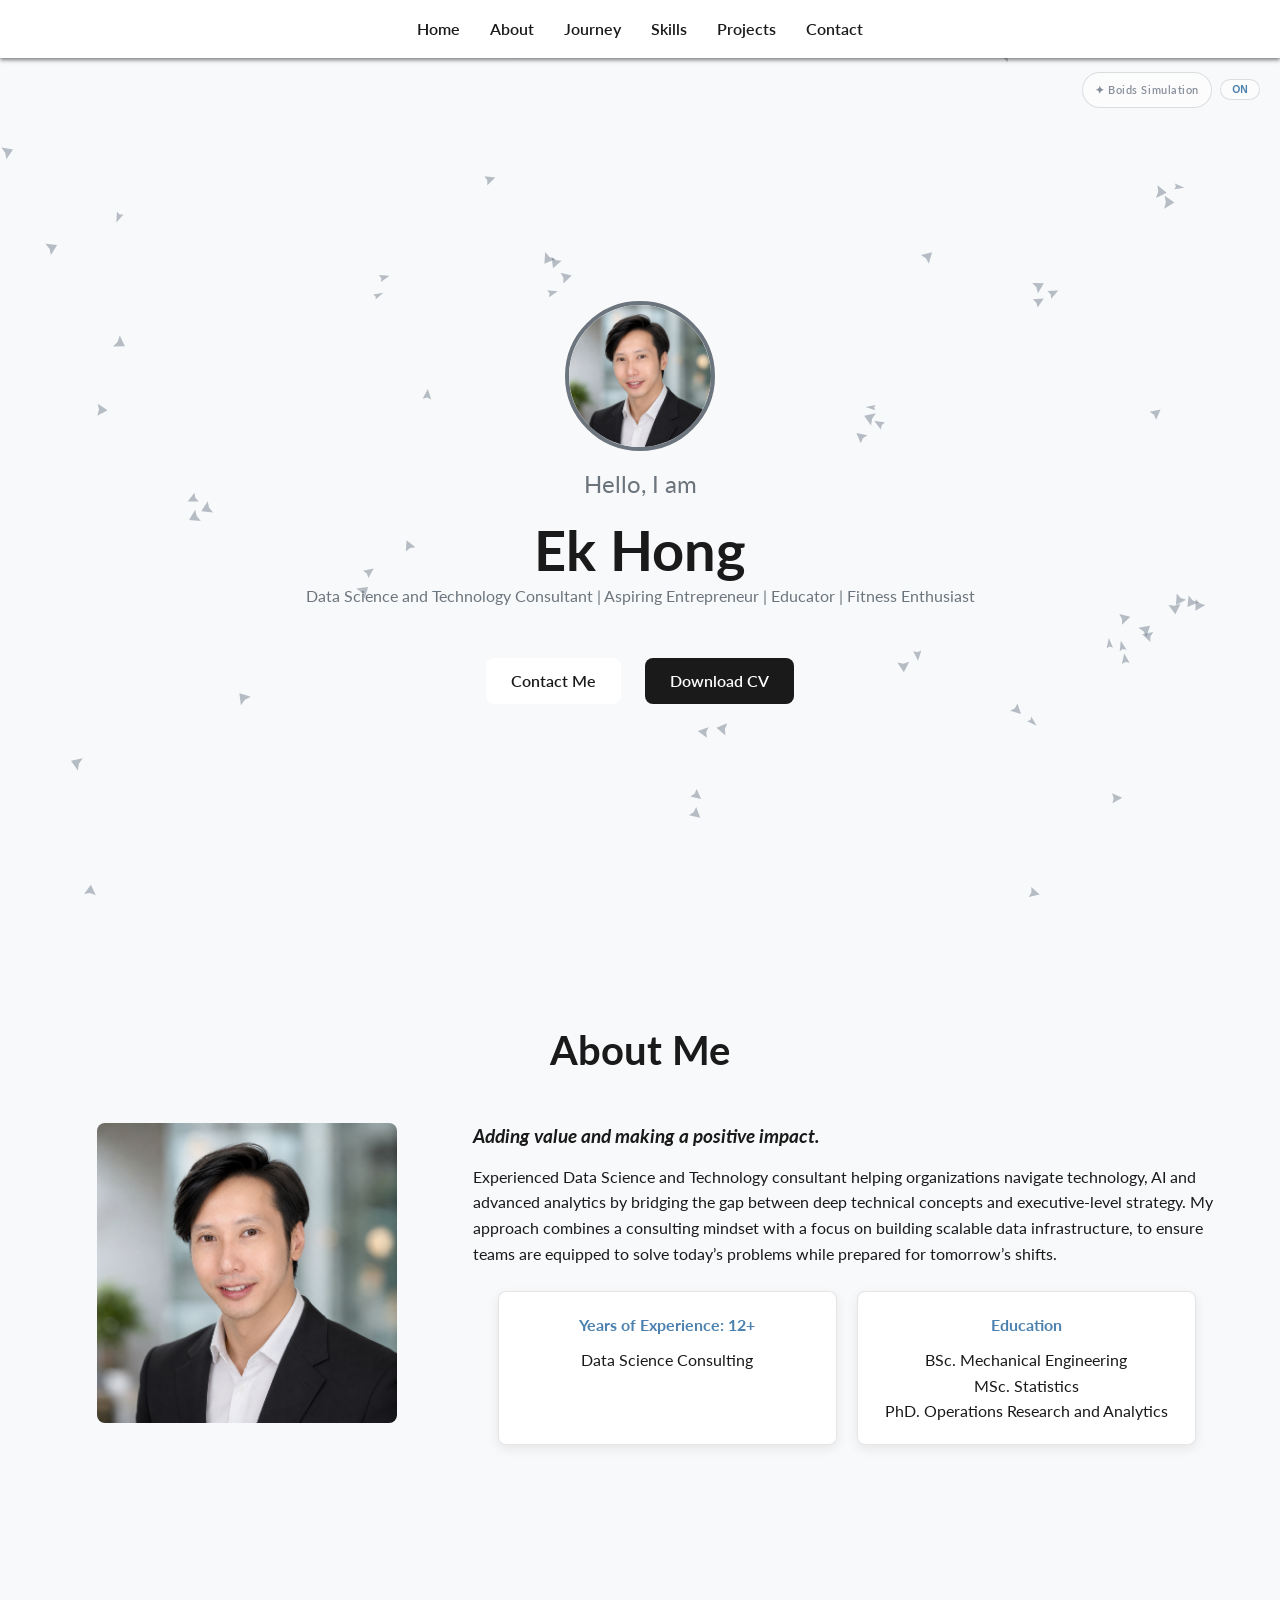
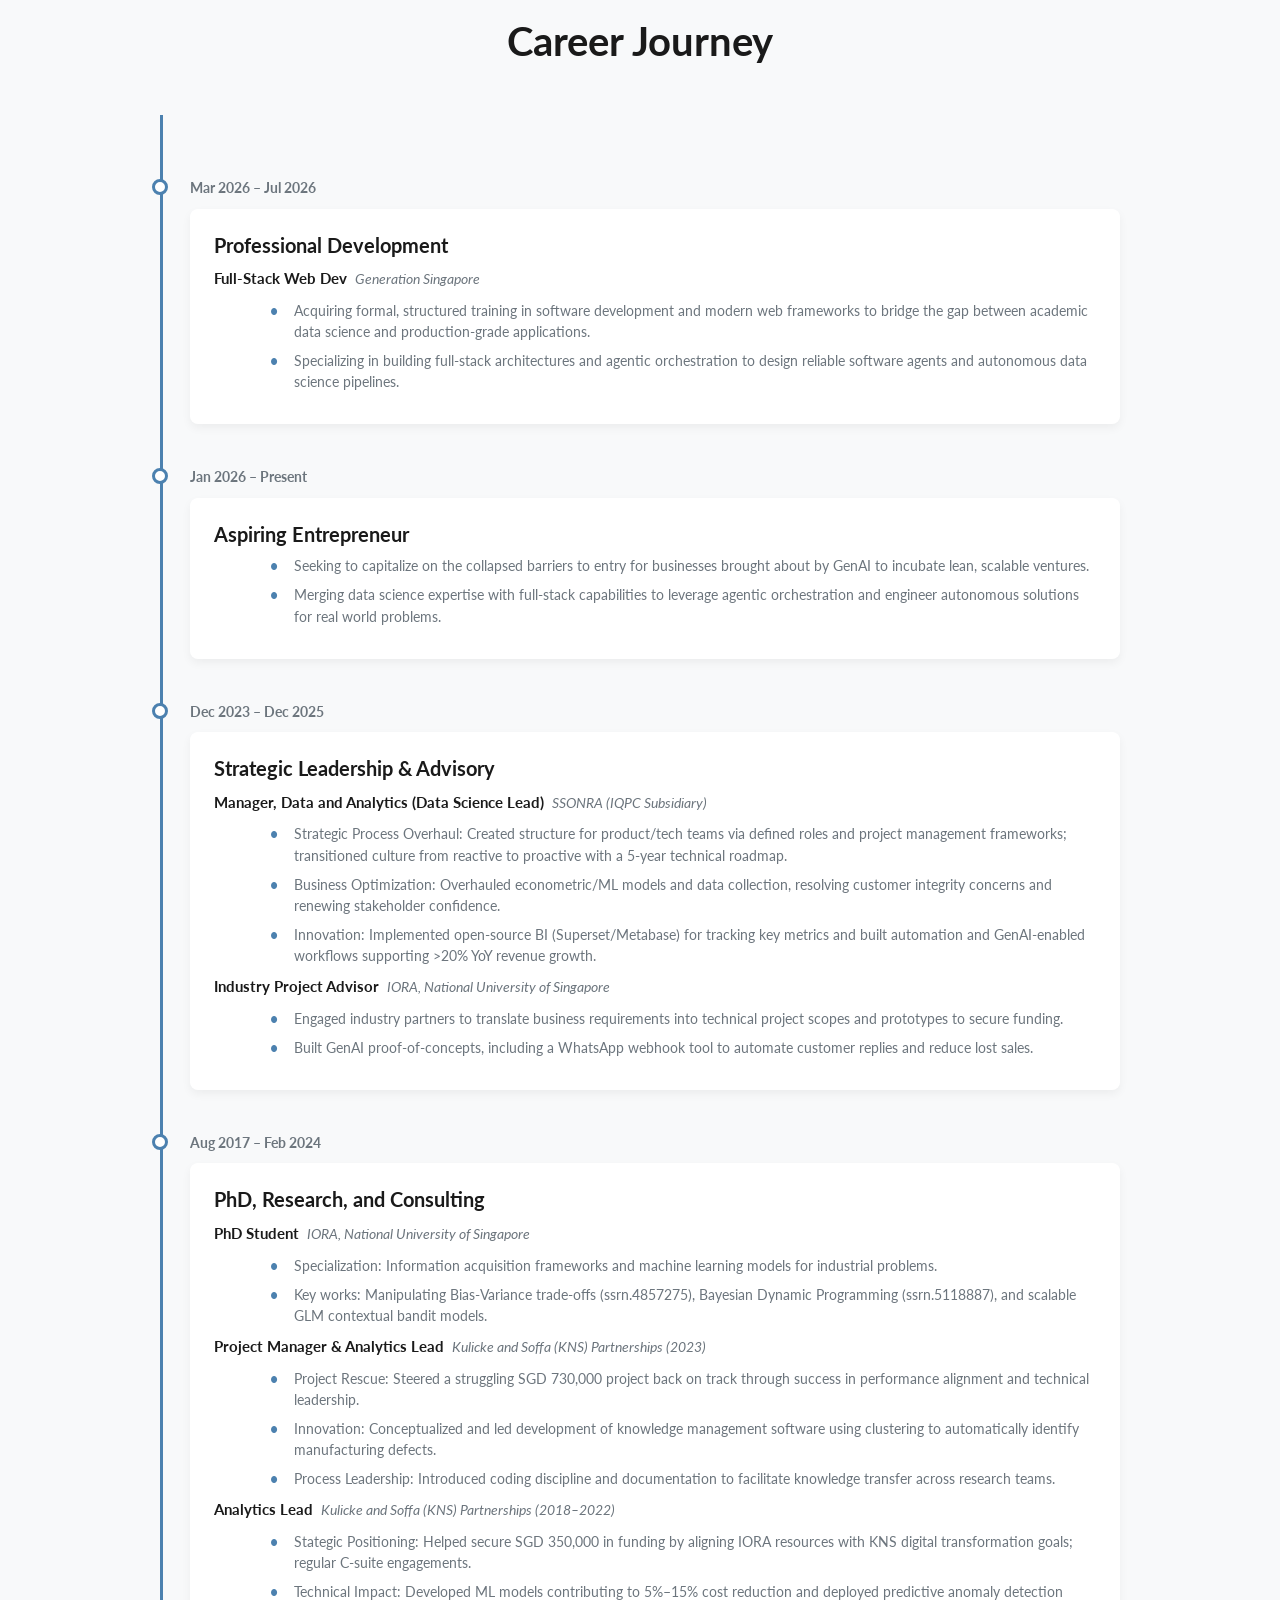
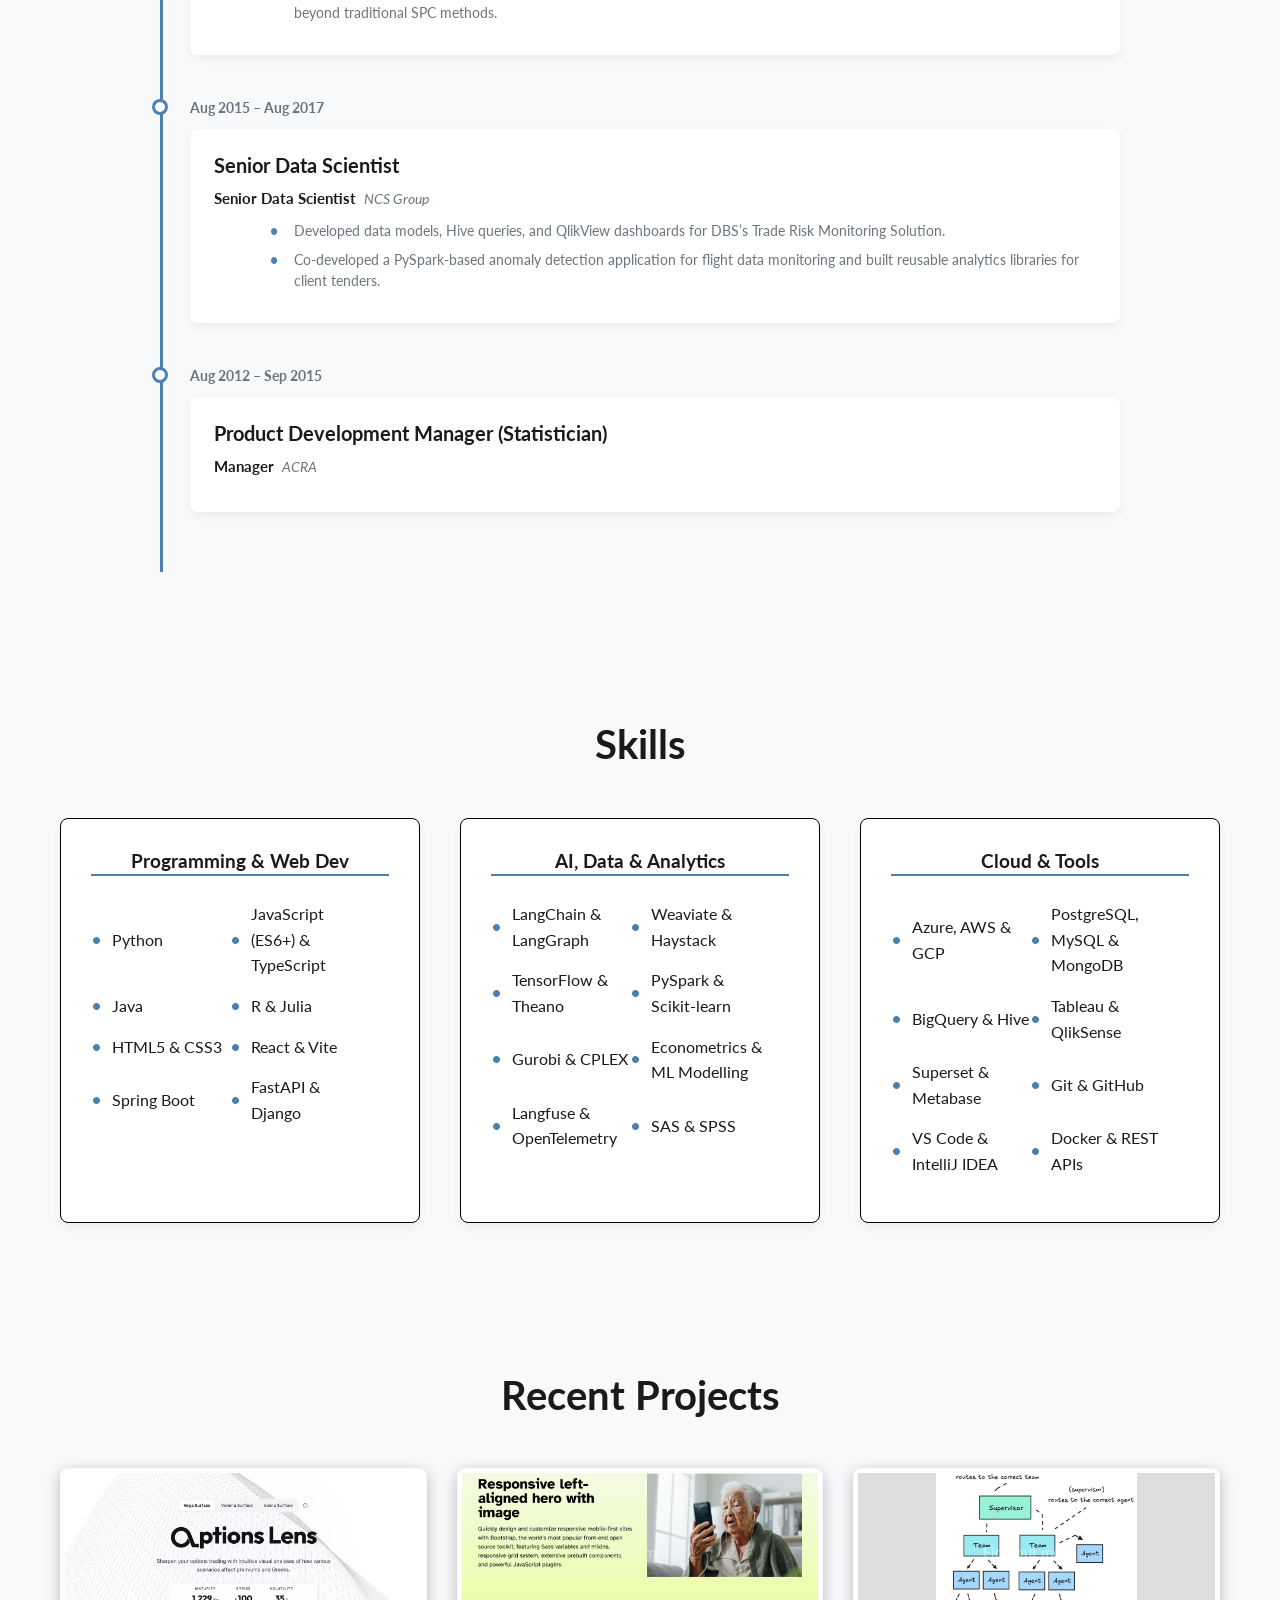
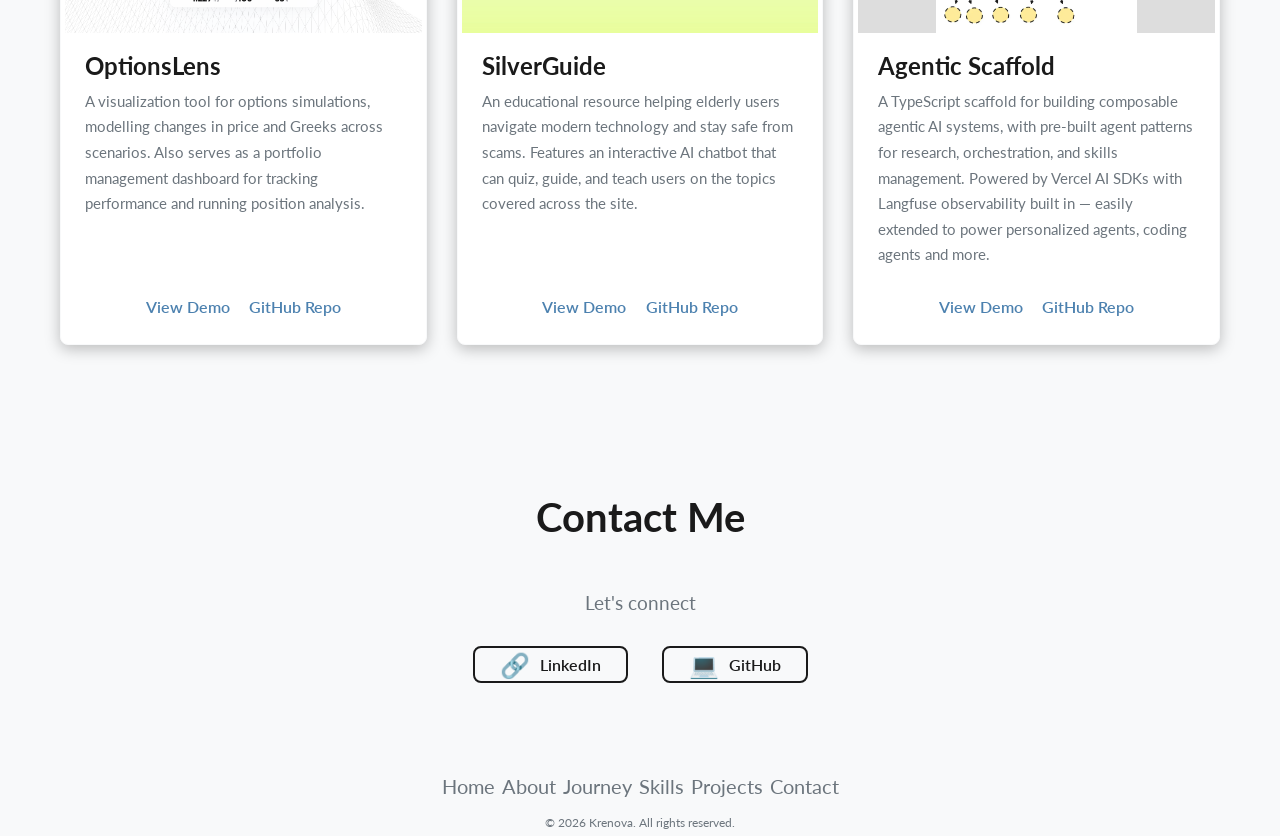
<file: index.html>
<!DOCTYPE html>
<html lang="en">

<head>
  <meta charset="UTF-8" />
  <meta name="viewport" content="width=device-width, initial-scale=1.0" />
  <title>Portfolio | Ek Hong Lim</title>

  <!-- ! Apply fonts imported from Google Fonts -->
  <!-- Insert code here -->
  <link rel="preconnect" href="https://fonts.googleapis.com">
  <link rel="preconnect" href="https://fonts.gstatic.com" crossorigin>
  <link rel="stylesheet" href="https://fonts.googleapis.com/css2?family=Lato:ital,wght@0,100;0,300;0,400;0,700;0,900;1,100;1,300;1,400;1,700;1,900&display=swap">
  
  <!-- Style Source -->
  <link rel="stylesheet" href="./css/styles.css">
  

</head>

<body>
  <canvas id="boids-canvas"></canvas>
  <!-- ! Start of nav (Main Navigation) -->
  <nav>
    <a href="#landing">Home</a>
    <a href="#about">About</a>
    <a href="#timeline">Journey</a>
    <a href="#skills">Skills</a>
    <a href="#projects">Projects</a>
    <a href="#contact">Contact</a>
  </nav>
  <!-- ! End of nav (Main Navigation) -->

  <!-- ! Start of Landing section -->
  <section id="landing" class="section-padding">
    <div class="landing-content">
      <img
        class="profile-pic-large"
        src="./imgs/studio_pic.png"
        alt="Ek Hong Lim"
      >
      <p>Hello, I am</p>
      <h1>Ek Hong</h1>
      <p> Data Science and Technology Consultant | Aspiring Entrepreneur | Educator | Fitness Enthusiast </p>
      <div class="cta-group">
        <a href="#contact">Contact Me</a>
        <a href="https://github.com/krenova/krenova-portfolio/tree/my-branch-version2/files/cv_online.pdf">Download CV</a>
      </div>
    </div>
  </section>
  <!-- ! End of Landing section -->

  <!-- ! Start of About Me section -->
  <section id="about" class="section-padding">
    <h2>About Me</h2>
    <div class="about-grid">
      <div class="about-image">
        <img
          src="./imgs/studio_pic.png"
          alt="Ek Hong Lim portrait"
        />
        
      </div>
      <div class="about-text">
        <h3>Adding value and making a positive impact.</h3>
          <p>
            Experienced Data Science and Technology consultant helping organizations navigate technology, AI and advanced analytics by bridging the gap between deep technical concepts and executive-level strategy. My approach combines a consulting mindset with a focus on building scalable data infrastructure, to ensure teams are equipped to solve today’s problems while prepared for tomorrow’s shifts.
          </p>
         <div class="info-card-container">
          <div class="info-card">
            <h4>Years of Experience: 12+</h4>
            <p>Data Science Consulting</p>
          </div>
          <div class="info-card">
            <h4>Education</h4>
            <p>BSc. Mechanical Engineering</p>
            <p>MSc. Statistics</p>
            <p>PhD. Operations Research and Analytics</p>
          </div>
         </div>
      </div>
    </div>
  </section>
  <!-- ! End of About Me section -->

  <!-- ! Start of Timeline section -->
  <section id="timeline" class="section-padding">
    <h2>Career Journey</h2>
    <div class="timeline-container">
      
      <!-- Professional Development -->
      <div class="timeline-item">
        <div class="timeline-dot"></div>
        <div class="timeline-date">Mar 2026 – Jul 2026</div>
        <div class="timeline-content">
          <h3>Professional Development</h3>
          <ul class="concurrent-list">
            <li>
              <strong>Full-Stack Web Dev</strong><em>Generation Singapore</em>
              <p class="impact-snippet">Acquiring formal, structured training in software development and modern web frameworks to bridge the gap between academic data science and production-grade applications.</p>
              <p class="impact-snippet">Specializing in building full-stack architectures and agentic orchestration to design reliable software agents and autonomous data science pipelines.</p>
            </li>
          </ul>
        </div>
      </div>

      <!-- Aspiring Entrepreneur -->
      <div class="timeline-item">
        <div class="timeline-dot"></div>
        <div class="timeline-date">Jan 2026 – Present</div>
        <div class="timeline-content">
          <h3>Aspiring Entrepreneur</h3>
          <p class="impact-snippet">Seeking to capitalize on the collapsed barriers to entry for businesses brought about by GenAI to incubate lean, scalable ventures.</p>
          <p class="impact-snippet">Merging data science expertise with full-stack capabilities to leverage agentic orchestration and engineer autonomous solutions for real world problems.</p>
        </div>
      </div>

      <!-- Strategic Leadership & Advisory -->
      <div class="timeline-item">
        <div class="timeline-dot"></div>
        <div class="timeline-date">Dec 2023 – Dec 2025</div>
        <div class="timeline-content">
          <h3>Strategic Leadership & Advisory</h3>
          <ul class="concurrent-list">
            <li>
              <strong>Manager, Data and Analytics (Data Science Lead)</strong><em>SSONRA (IQPC Subsidiary)</em>
              <p class="impact-snippet">Strategic Process Overhaul: Created structure for product/tech teams via defined roles and project management frameworks; transitioned culture from reactive to proactive with a 5-year technical roadmap.</p>
              <p class="impact-snippet">Business Optimization: Overhauled econometric/ML models and data collection, resolving customer integrity concerns and renewing stakeholder confidence.</p>
              <p class="impact-snippet">Innovation: Implemented open-source BI (Superset/Metabase) for tracking key metrics and built automation and GenAI-enabled workflows supporting >20% YoY revenue growth.</p>
            </li>
            <li>
              <strong>Industry Project Advisor</strong><em>IORA, National University of Singapore</em>
              <p class="impact-snippet">Engaged industry partners to translate business requirements into technical project scopes and prototypes to secure funding.</p>
              <p class="impact-snippet">Built GenAI proof-of-concepts, including a WhatsApp webhook tool to automate customer replies and reduce lost sales.</p>
            </li>
          </ul>
        </div>
      </div>

      <!-- PhD & Consulting -->
      <div class="timeline-item">
        <div class="timeline-dot"></div>
        <div class="timeline-date">Aug 2017 – Feb 2024</div>
        <div class="timeline-content">
          <h3>PhD, Research, and Consulting</h3>
          <ul class="concurrent-list">
            <li>
              <strong>PhD Student</strong><em>IORA, National University of Singapore</em>
              <p class="impact-snippet">Specialization: Information acquisition frameworks and machine learning models for industrial problems.</p>
              <p class="impact-snippet">Key works: Manipulating Bias-Variance trade-offs (ssrn.4857275), Bayesian Dynamic Programming (ssrn.5118887), and scalable GLM contextual bandit models.</p>
            </li>
            <li>
              <strong>Project Manager & Analytics Lead</strong><em>Kulicke and Soffa (KNS) Partnerships (2023)</em>
              <p class="impact-snippet">Project Rescue: Steered a struggling SGD 730,000 project back on track through success in performance alignment and technical leadership.</p>
              <p class="impact-snippet">Innovation: Conceptualized and led development of knowledge management software using clustering to automatically identify manufacturing defects.</p>
              <p class="impact-snippet">Process Leadership: Introduced coding discipline and documentation to facilitate knowledge transfer across research teams.</p>
            </li>
            <li>
              <strong>Analytics Lead</strong><em>Kulicke and Soffa (KNS) Partnerships (2018–2022)</em>
              <p class="impact-snippet">Stategic Positioning: Helped secure SGD 350,000 in funding by aligning IORA resources with KNS digital transformation goals; regular C-suite engagements.</p>
              <p class="impact-snippet">Technical Impact: Developed ML models contributing to 5%–15% cost reduction and deployed predictive anomaly detection beyond traditional SPC methods.</p>
            </li>
          </ul>
        </div>
      </div>

      <!-- Senior Data Scientist -->
      <div class="timeline-item">
        <div class="timeline-dot"></div>
        <div class="timeline-date">Aug 2015 – Aug 2017</div>
        <div class="timeline-content">
          <h3>Senior Data Scientist</h3>
          <ul class="concurrent-list">
            <li>
              <strong>Senior Data Scientist</strong><em>NCS Group</em>
              <p class="impact-snippet">Developed data models, Hive queries, and QlikView dashboards for DBS’s Trade Risk Monitoring Solution.</p>
              <p class="impact-snippet">Co-developed a PySpark-based anomaly detection application for flight data monitoring and built reusable analytics libraries for client tenders.</p>
            </li>
          </ul>
        </div>
      </div>

      <!-- Product Development Manager -->
      <div class="timeline-item">
        <div class="timeline-dot"></div>
        <div class="timeline-date">Aug 2012 – Sep 2015</div>
        <div class="timeline-content">
          <h3>Product Development Manager (Statistician)</h3>
          <ul class="concurrent-list">
            <li>
              <strong>Manager</strong><em>ACRA</em>
            </li>
          </ul>
        </div>
      </div>

    </div>
  </section>
  <!-- ! End of Timeline section -->

  <!-- ! Start of Skills section -->
    <section id="skills" class="section-padding">
      <h2>Skills</h2>
      <div class="skills-container">
         <div class="skills-card">
             <h3>Programming &amp; Web Dev</h3>
              <ul class="skills-list">
                <li>Python</li>
                <li>JavaScript (ES6+) &amp; TypeScript</li>
                <li>Java</li>
                <li>R &amp; Julia</li>
                <li>HTML5 &amp; CSS3</li>
                <li>React &amp; Vite</li>
                <li>Spring Boot</li>
                <li>FastAPI &amp; Django</li>
              </ul>
         </div>
         <div class="skills-card">
             <h3>AI, Data &amp; Analytics</h3>
              <ul class="skills-list">
                <li>LangChain &amp; LangGraph</li>
                <li>Weaviate &amp; Haystack</li>
                <li>TensorFlow &amp; Theano</li>
                <li>PySpark &amp; Scikit-learn</li>
                <li>Gurobi &amp; CPLEX</li>
                <li>Econometrics &amp; ML Modelling</li>
                <li>Langfuse &amp; OpenTelemetry</li>
                <li>SAS &amp; SPSS</li>
              </ul>
         </div>
         <div class="skills-card">
             <h3>Cloud &amp; Tools</h3>
              <ul class="skills-list">
                <li>Azure, AWS &amp; GCP</li>
                <li>PostgreSQL, MySQL &amp; MongoDB</li>
                <li>BigQuery &amp; Hive</li>
                <li>Tableau &amp; QlikSense</li>
                <li>Superset &amp; Metabase</li>
                <li>Git &amp; GitHub</li>
                <li>VS Code &amp; IntelliJ IDEA</li>
                <li>Docker &amp; REST APIs</li>
              </ul>
         </div>
         </div>
      </div>
    </section>
  <!-- ! End of Skills section -->

  <!-- ! Start of Projects section -->
  <section id="projects" class="section-padding">
        <h2>Recent Projects</h2>
        <div class="projects-grid">
            <div class="project-card">
                <div class="project-image project-image1">Find out more ...</div>
                <div class="project-details">
                    <h3>OptionsLens</h3>
                    <p>A visualization tool for options simulations, modelling changes in price and Greeks across scenarios. Also serves as a portfolio management dashboard for tracking performance and running position analysis.</p>
                    <div class="project-links">
            <a href="https://optionslens.krenova.co/" target="_blank" rel="noopener">View Demo</a>
            <a href="https://optionslens.krenova.co/">GitHub Repo</a>
          </div>
        </div>
      </div>
            <div class="project-card">
                <div class="project-image project-image2">Find out more ...</div>
                <div class="project-details">
                    <h3>SilverGuide</h3>
                    <p>An educational resource helping elderly users navigate modern technology and stay safe from scams. Features an interactive AI chatbot that can quiz, guide, and teach users on the topics covered across the site.</p>
                    <div class="project-links">
            <a href="https://silverguide.krenova.co/" target="_blank" rel="noopener">View Demo</a>
            <a href="https://github.com/Radio-Alastor/team-orange/tree/chatbot">GitHub Repo</a>
          </div>
        </div>
      </div>
            <div class="project-card">
                <div class="project-image project-image3">Find out more ...</div>
                <div class="project-details">
                    <h3>Agentic Scaffold</h3>
                    <p>A TypeScript scaffold for building composable agentic AI systems, with pre-built agent patterns for research, orchestration, and skills management. Powered by Vercel AI SDKs with Langfuse observability built in — easily extended to power personalized agents, coding agents and more.</p>
          <div class="project-links">
            <a href="https://github.com/krenova/vercel-agentic-scaffold">View Demo</a>
            <a href="https://github.com/krenova/vercel-agentic-scaffold" target="_blank" rel="noopener">GitHub Repo</a>
          </div>
        </div>
      </div>
    </div>
  </section>
  <!-- ! End of Projects section -->

  <!-- ! Start of Contact section -->
  <section id="contact" class="section-padding">
    <h2>Contact Me</h2>
    <p>Let&apos;s connect</p>
    <div class="contact-links">
      <a href="https://sg.linkedin.com/in/ekhong-lim" target="_blank" rel="noopener">
        <span>🔗</span> LinkedIn
      </a>
      <a href="https://github.com/krenova" target="_blank" rel="noopener">
        <span>💻</span> GitHub
      </a>
    </div>
  </section>
  <!-- ! End of Contact section -->

  <!-- Boids info badge -->
  <div id="boids-info">
    <div class="boids-controls">
      <span class="boids-label">✦ Boids Simulation</span>
      <button id="boids-toggle" title="Toggle Simulation" aria-label="Toggle Simulation">
        <span class="toggle-icon">ON</span>
      </button>
    </div>
    <div class="boids-desc">
      <strong>Craig Reynolds' Boids (1986)</strong> generates the flocking behaviour using three emergent rules: <em>separation</em>, <em>alignment</em>, and <em>cohesion</em>. Despite the simplicity, it has informed research in collective animal behaviour, swarm robotics, crowd dynamics, epidemiological modelling, and autonomous vehicle coordination.
    </div>
  </div>

  <!-- ! Start of Footer -->
  <footer>
    <div>
      <!-- TODO page links -->
      <a href="#landing">Home</a>
      <a href="#about">About</a>
      <a href="#timeline">Journey</a>
      <a href="#skills">Skills</a>
      <a href="#projects">Projects</a>
      <a href="#contact">Contact</a>
    </div>
    <p>
      <!-- TODO copyright -->
       &copy; 2026 Krenova. All rights reserved.
    </p>
  </footer>
  <!-- ! End of Footer -->

  <script src="./js/boids.js"></script>
  <script data-goatcounter="https://krenova.goatcounter.com/count" async src="//gc.zgo.at/count.js"></script>
</body>

</html>
</file>
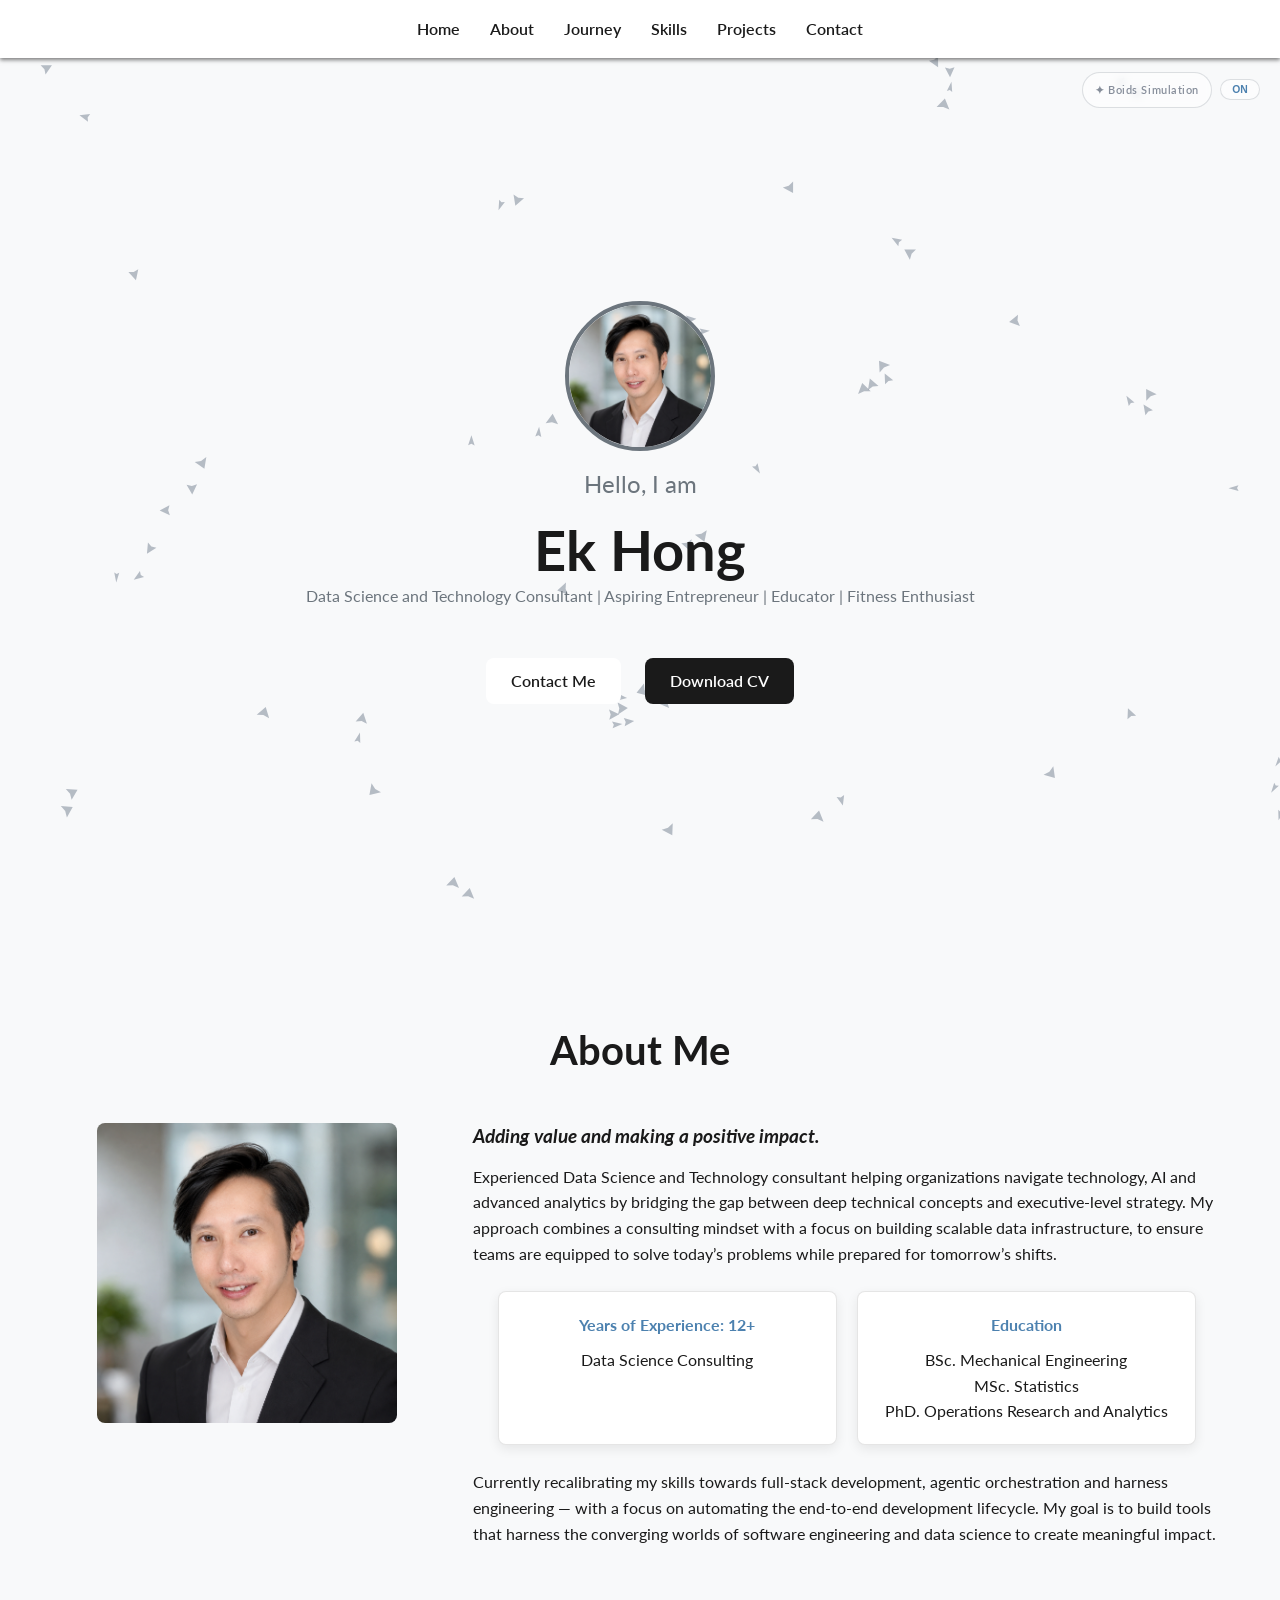
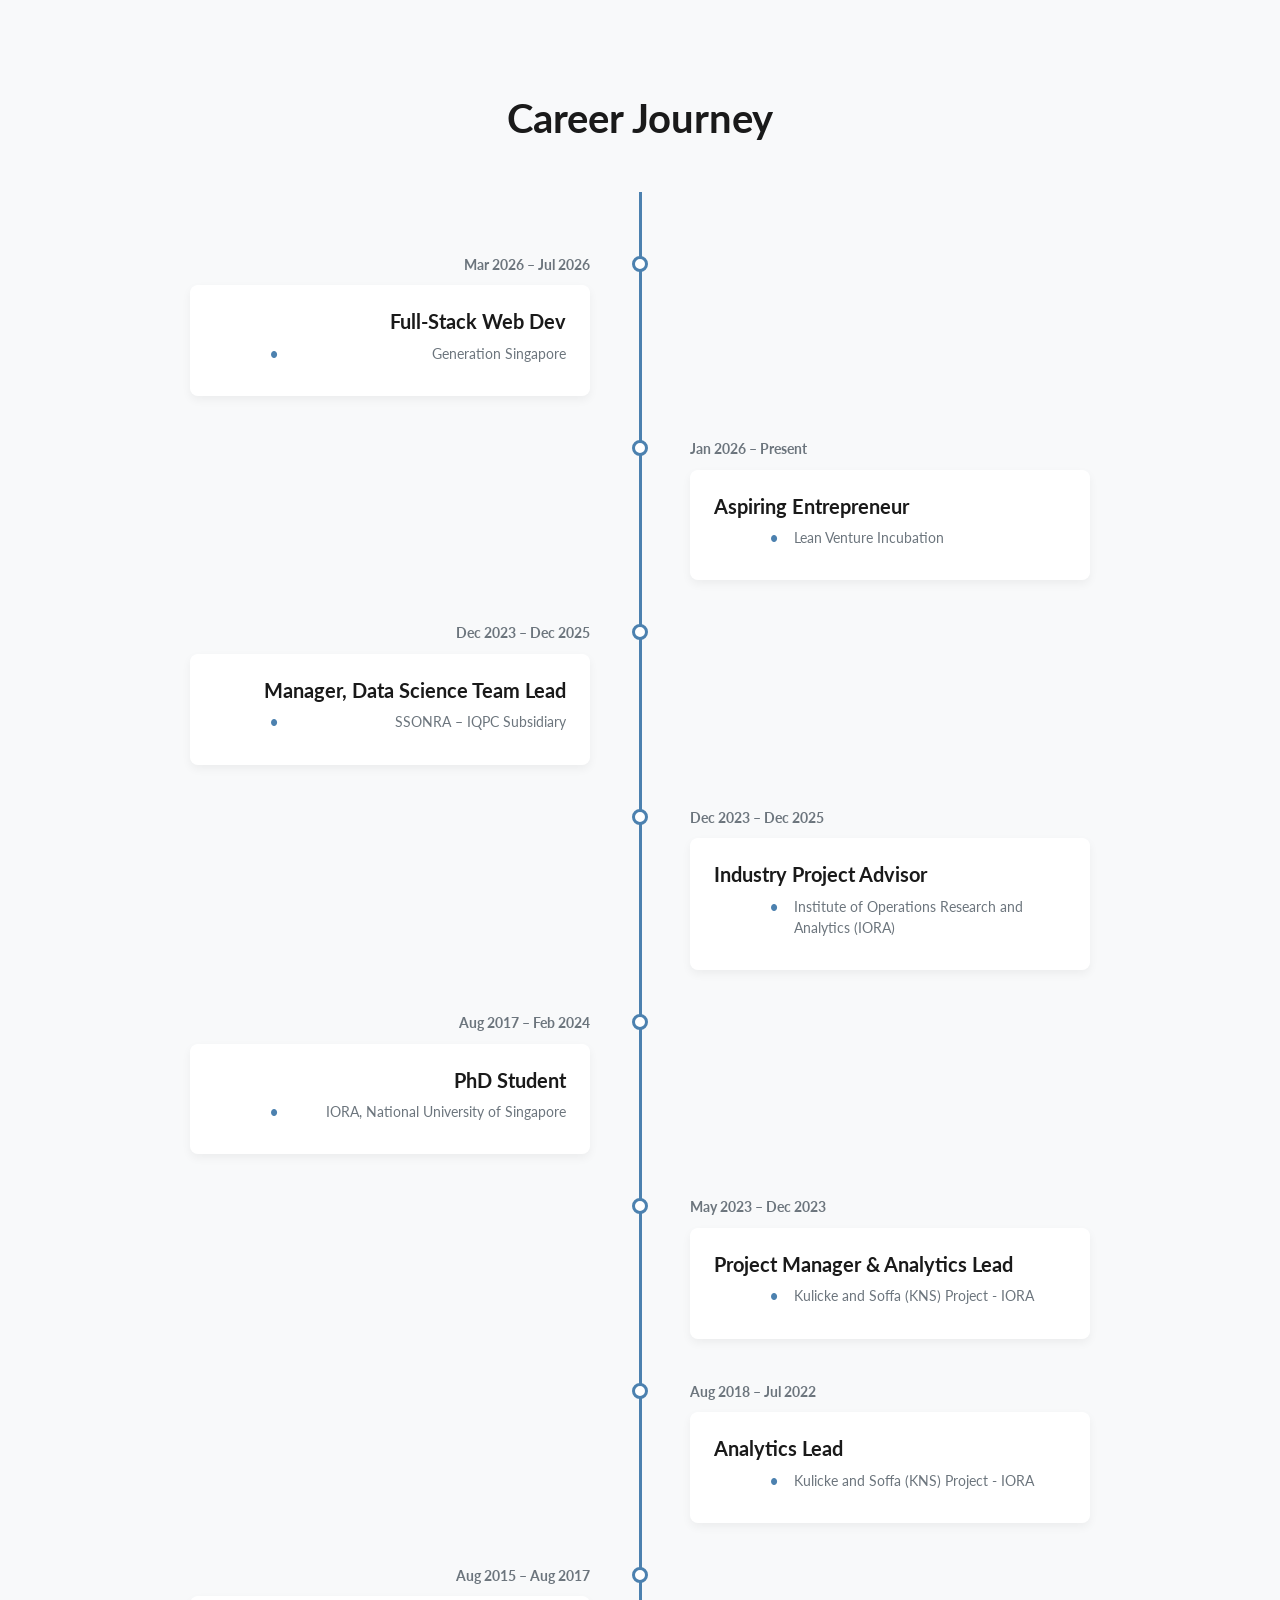
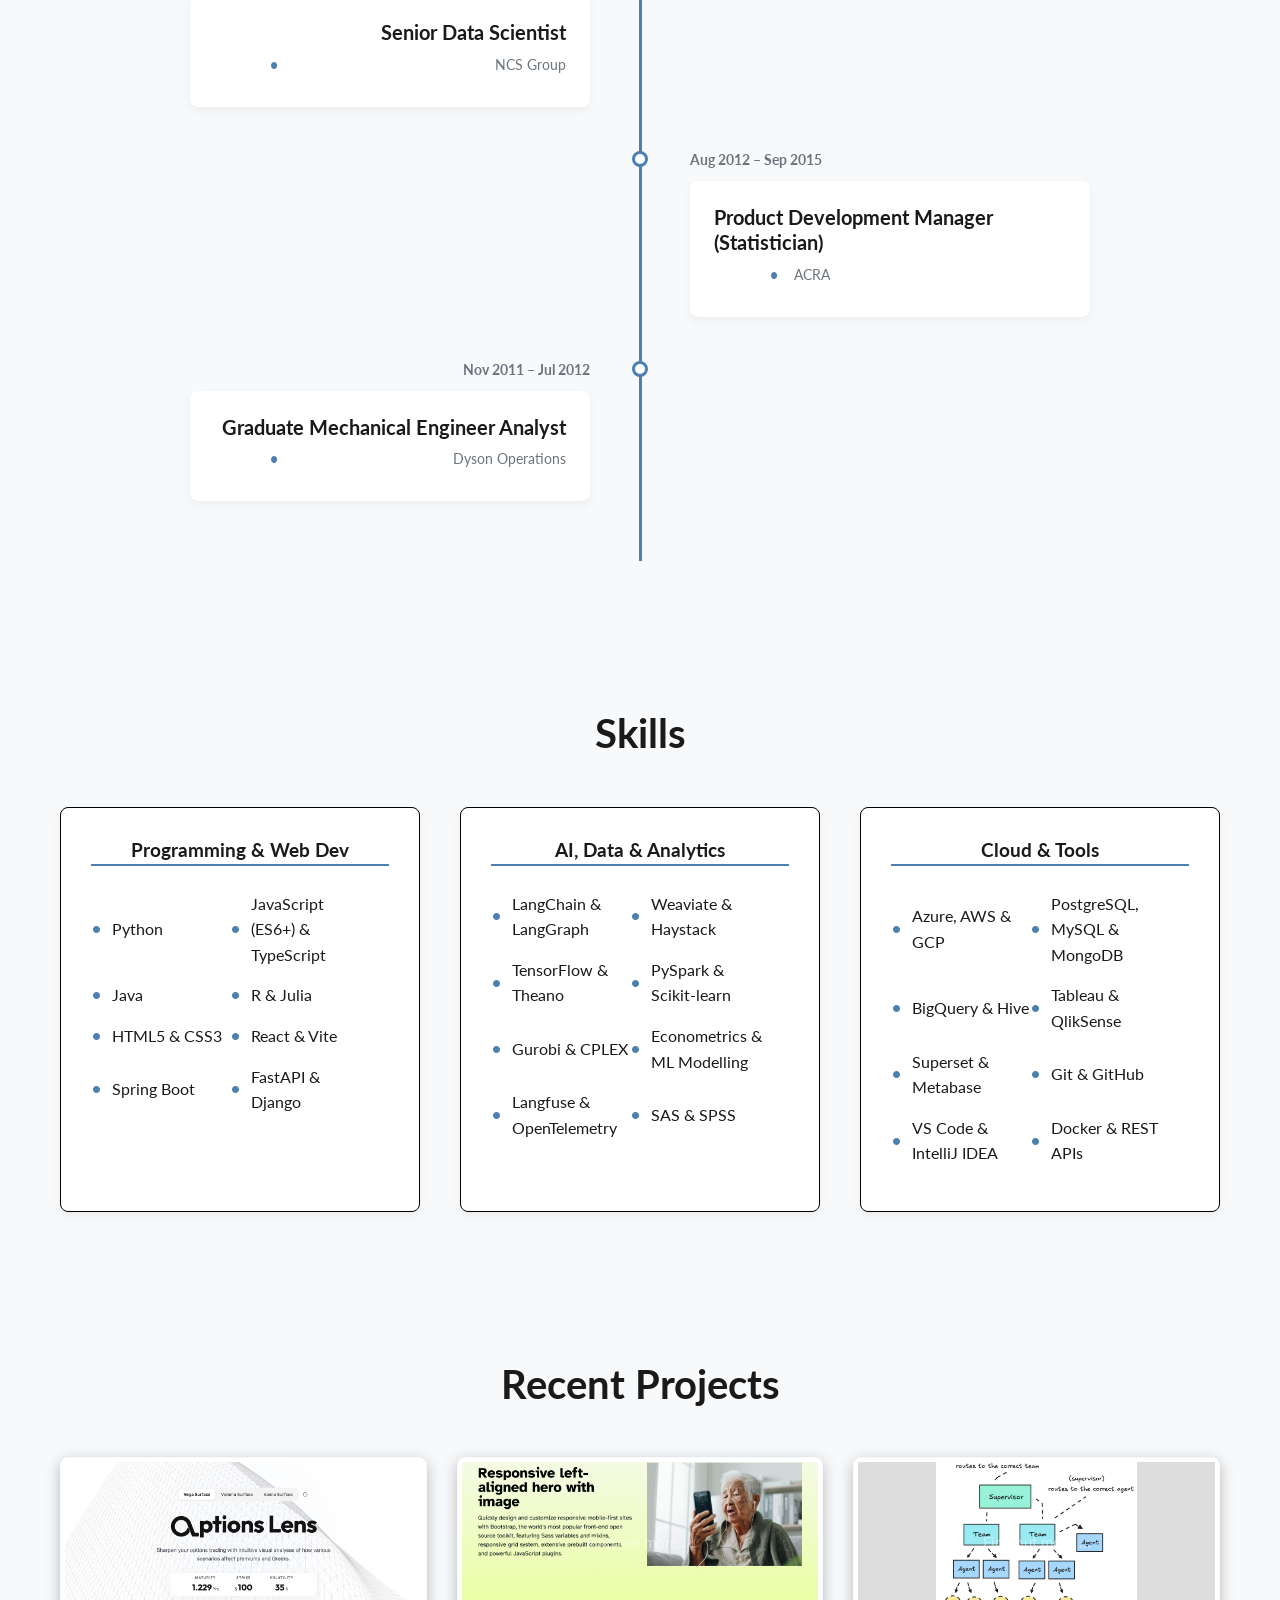
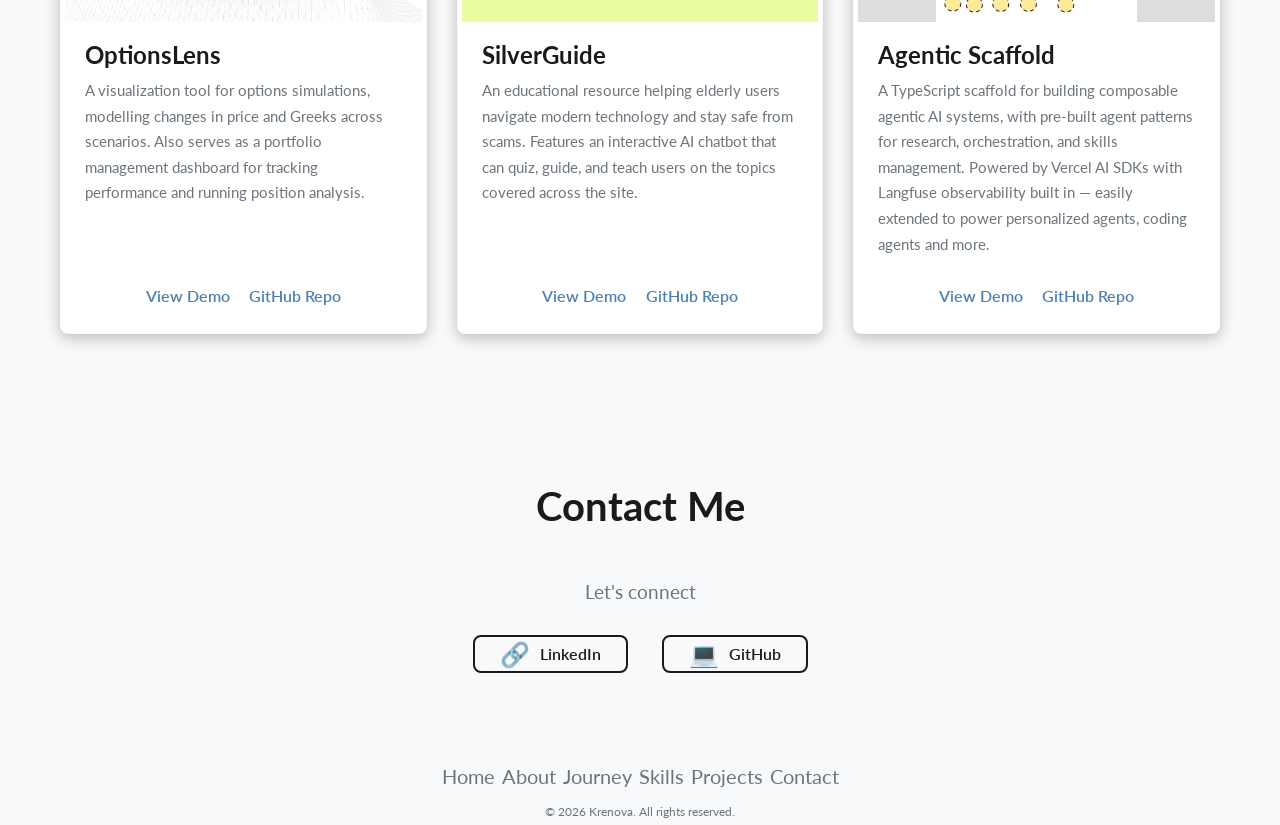
<file: index_v2.html>
<!DOCTYPE html>
<html lang="en">

<head>
  <meta charset="UTF-8" />
  <meta name="viewport" content="width=device-width, initial-scale=1.0" />
  <title>Portfolio V2 | Ek Hong Lim</title>

  <!-- ! Apply fonts imported from Google Fonts -->
  <!-- Insert code here -->
  <link rel="preconnect" href="https://fonts.googleapis.com">
  <link rel="preconnect" href="https://fonts.gstatic.com" crossorigin>
  <link rel="stylesheet" href="https://fonts.googleapis.com/css2?family=Lato:ital,wght@0,100;0,300;0,400;0,700;0,900;1,100;1,300;1,400;1,700;1,900&display=swap">
  
  <!-- Style Source -->
  <link rel="stylesheet" href="./css/styles.css">
  

</head>

<body>
  <canvas id="boids-canvas"></canvas>
  <!-- ! Start of nav (Main Navigation) -->
  <nav>
    <a href="#landing">Home</a>
    <a href="#about">About</a>
    <a href="#timeline">Journey</a>
    <a href="#skills">Skills</a>
    <a href="#projects">Projects</a>
    <a href="#contact">Contact</a>
  </nav>
  <!-- ! End of nav (Main Navigation) -->

  <!-- ! Start of Landing section -->
  <section id="landing" class="section-padding">
    <div class="landing-content">
      <img
        class="profile-pic-large"
        src="./imgs/studio_pic.png"
        alt="Ek Hong Lim"
      >
      <p>Hello, I am</p>
      <h1>Ek Hong</h1>
      <p> Data Science and Technology Consultant | Aspiring Entrepreneur | Educator | Fitness Enthusiast </p>
      <div class="cta-group">
        <a href="#contact">Contact Me</a>
        <a href="#">Download CV</a>
      </div>
    </div>
  </section>
  <!-- ! End of Landing section -->

  <!-- ! Start of About Me section -->
  <section id="about" class="section-padding">
    <h2>About Me</h2>
    <div class="about-grid">
      <div class="about-image">
        <img
          src="./imgs/studio_pic.png"
          alt="Ek Hong Lim portrait"
        />
        
      </div>
      <div class="about-text">
        <h3>Adding value and making a positive impact.</h3>
          <p>
            Experienced Data Science and Technology consultant helping organizations navigate technology, AI and advanced analytics by bridging the gap between deep technical concepts and executive-level strategy. My approach combines a consulting mindset with a focus on building scalable data infrastructure, to ensure teams are equipped to solve today’s problems while prepared for tomorrow’s shifts.
          </p>
         <div class="info-card-container">
          <div class="info-card">
            <h4>Years of Experience: 12+</h4>
            <p>Data Science Consulting</p>
          </div>
          <div class="info-card">
            <h4>Education</h4>
            <p>BSc. Mechanical Engineering</p>
            <p>MSc. Statistics</p>
            <p>PhD. Operations Research and Analytics</p>
          </div>
         </div>
         <p>
            Currently recalibrating my skills towards full-stack development, agentic orchestration and harness engineering — with a focus on automating the end-to-end development lifecycle. My goal is to build tools that harness the converging worlds of software engineering and data science to create meaningful impact.
          </p>
      </div>
    </div>
  </section>
  <!-- ! End of About Me section -->

  <!-- ! Start of Timeline section -->
  <section id="timeline" class="section-padding">
    <h2>Career Journey</h2>
    <div class="timeline-container timeline-v2">
      
      <div class="timeline-item left">
        <div class="timeline-dot"></div>
        <div class="timeline-date">Mar 2026 – Jul 2026</div>
        <div class="timeline-content">
          <h3>Full-Stack Web Dev</h3>
          <p class="impact-snippet">Generation Singapore</p>
        </div>
      </div>

      <div class="timeline-item right">
        <div class="timeline-dot"></div>
        <div class="timeline-date">Jan 2026 – Present</div>
        <div class="timeline-content">
          <h3>Aspiring Entrepreneur</h3>
          <p class="impact-snippet">Lean Venture Incubation</p>
        </div>
      </div>

      <div class="timeline-item left">
        <div class="timeline-dot"></div>
        <div class="timeline-date">Dec 2023 – Dec 2025</div>
        <div class="timeline-content">
          <h3>Manager, Data Science Team Lead</h3>
          <p class="impact-snippet">SSONRA – IQPC Subsidiary</p>
        </div>
      </div>

      <div class="timeline-item right">
        <div class="timeline-dot"></div>
        <div class="timeline-date">Dec 2023 – Dec 2025</div>
        <div class="timeline-content">
          <h3>Industry Project Advisor</h3>
          <p class="impact-snippet">Institute of Operations Research and Analytics (IORA)</p>
        </div>
      </div>

      <div class="timeline-item left">
        <div class="timeline-dot"></div>
        <div class="timeline-date">Aug 2017 – Feb 2024</div>
        <div class="timeline-content">
          <h3>PhD Student</h3>
          <p class="impact-snippet">IORA, National University of Singapore</p>
        </div>
      </div>

      <div class="timeline-item right">
        <div class="timeline-dot"></div>
        <div class="timeline-date">May 2023 – Dec 2023</div>
        <div class="timeline-content">
          <h3>Project Manager & Analytics Lead</h3>
          <p class="impact-snippet">Kulicke and Soffa (KNS) Project - IORA</p>
        </div>
      </div>

      <div class="timeline-item right">
        <div class="timeline-dot"></div>
        <div class="timeline-date">Aug 2018 – Jul 2022</div>
        <div class="timeline-content">
          <h3>Analytics Lead</h3>
          <p class="impact-snippet">Kulicke and Soffa (KNS) Project - IORA</p>
        </div>
      </div>

      <div class="timeline-item left">
        <div class="timeline-dot"></div>
        <div class="timeline-date">Aug 2015 – Aug 2017</div>
        <div class="timeline-content">
          <h3>Senior Data Scientist</h3>
          <p class="impact-snippet">NCS Group</p>
        </div>
      </div>

      <div class="timeline-item right">
        <div class="timeline-dot"></div>
        <div class="timeline-date">Aug 2012 – Sep 2015</div>
        <div class="timeline-content">
          <h3>Product Development Manager (Statistician)</h3>
          <p class="impact-snippet">ACRA</p>
        </div>
      </div>

      <div class="timeline-item left">
        <div class="timeline-dot"></div>
        <div class="timeline-date">Nov 2011 – Jul 2012</div>
        <div class="timeline-content">
          <h3>Graduate Mechanical Engineer Analyst</h3>
          <p class="impact-snippet">Dyson Operations</p>
        </div>
      </div>

    </div>
  </section>
  <!-- ! End of Timeline section -->

  <!-- ! Start of Skills section -->
    <section id="skills" class="section-padding">
      <h2>Skills</h2>
      <div class="skills-container">
         <div class="skills-card">
             <h3>Programming &amp; Web Dev</h3>
              <ul class="skills-list">
                <li>Python</li>
                <li>JavaScript (ES6+) &amp; TypeScript</li>
                <li>Java</li>
                <li>R &amp; Julia</li>
                <li>HTML5 &amp; CSS3</li>
                <li>React &amp; Vite</li>
                <li>Spring Boot</li>
                <li>FastAPI &amp; Django</li>
              </ul>
         </div>
         <div class="skills-card">
             <h3>AI, Data &amp; Analytics</h3>
              <ul class="skills-list">
                <li>LangChain &amp; LangGraph</li>
                <li>Weaviate &amp; Haystack</li>
                <li>TensorFlow &amp; Theano</li>
                <li>PySpark &amp; Scikit-learn</li>
                <li>Gurobi &amp; CPLEX</li>
                <li>Econometrics &amp; ML Modelling</li>
                <li>Langfuse &amp; OpenTelemetry</li>
                <li>SAS &amp; SPSS</li>
              </ul>
         </div>
         <div class="skills-card">
             <h3>Cloud &amp; Tools</h3>
              <ul class="skills-list">
                <li>Azure, AWS &amp; GCP</li>
                <li>PostgreSQL, MySQL &amp; MongoDB</li>
                <li>BigQuery &amp; Hive</li>
                <li>Tableau &amp; QlikSense</li>
                <li>Superset &amp; Metabase</li>
                <li>Git &amp; GitHub</li>
                <li>VS Code &amp; IntelliJ IDEA</li>
                <li>Docker &amp; REST APIs</li>
              </ul>
         </div>
         </div>
      </div>
    </section>
  <!-- ! End of Skills section -->

  <!-- ! Start of Projects section -->
  <section id="projects" class="section-padding">
        <h2>Recent Projects</h2>
        <div class="projects-grid">
            <div class="project-card">
                <div class="project-image project-image1">Find out more ...</div>
                <div class="project-details">
                    <h3>OptionsLens</h3>
                    <p>A visualization tool for options simulations, modelling changes in price and Greeks across scenarios. Also serves as a portfolio management dashboard for tracking performance and running position analysis.</p>
                    <div class="project-links">
            <a href="https://optionslens.krenova.co/" target="_blank" rel="noopener">View Demo</a>
            <a href="https://optionslens.krenova.co/">GitHub Repo</a>
          </div>
        </div>
      </div>
            <div class="project-card">
                <div class="project-image project-image2">Find out more ...</div>
                <div class="project-details">
                    <h3>SilverGuide</h3>
                    <p>An educational resource helping elderly users navigate modern technology and stay safe from scams. Features an interactive AI chatbot that can quiz, guide, and teach users on the topics covered across the site.</p>
                    <div class="project-links">
            <a href="https://silverguide.krenova.co/" target="_blank" rel="noopener">View Demo</a>
            <a href="https://github.com/Radio-Alastor/team-orange/tree/chatbot">GitHub Repo</a>
          </div>
        </div>
      </div>
            <div class="project-card">
                <div class="project-image project-image3">Find out more ...</div>
                <div class="project-details">
                    <h3>Agentic Scaffold</h3>
                    <p>A TypeScript scaffold for building composable agentic AI systems, with pre-built agent patterns for research, orchestration, and skills management. Powered by Vercel AI SDKs with Langfuse observability built in — easily extended to power personalized agents, coding agents and more.</p>
          <div class="project-links">
            <a href="https://github.com/krenova/vercel-agentic-scaffold">View Demo</a>
            <a href="https://github.com/krenova/vercel-agentic-scaffold" target="_blank" rel="noopener">GitHub Repo</a>
          </div>
        </div>
      </div>
    </div>
  </section>
  <!-- ! End of Projects section -->

  <!-- ! Start of Contact section -->
  <section id="contact" class="section-padding">
    <h2>Contact Me</h2>
    <p>Let&apos;s connect</p>
    <div class="contact-links">
      <a href="https://sg.linkedin.com/in/ekhong-lim" target="_blank" rel="noopener">
        <span>🔗</span> LinkedIn
      </a>
      <a href="https://github.com/krenova" target="_blank" rel="noopener">
        <span>💻</span> GitHub
      </a>
    </div>
  </section>
  <!-- ! End of Contact section -->

  <!-- Boids info badge -->
  <div id="boids-info">
    <div class="boids-controls">
      <span class="boids-label">✦ Boids Simulation</span>
      <button id="boids-toggle" title="Toggle Simulation" aria-label="Toggle Simulation">
        <span class="toggle-icon">ON</span>
      </button>
    </div>
    <div class="boids-desc">
      <strong>Craig Reynolds' Boids (1986)</strong> generates the flocking behaviour using three emergent rules: <em>separation</em>, <em>alignment</em>, and <em>cohesion</em>. Despite the simplicity, it has informed research in collective animal behaviour, swarm robotics, crowd dynamics, epidemiological modelling, and autonomous vehicle coordination.
    </div>
  </div>

  <!-- ! Start of Footer -->
  <footer>
    <div>
      <!-- TODO page links -->
      <a href="#landing">Home</a>
      <a href="#about">About</a>
      <a href="#timeline">Journey</a>
      <a href="#skills">Skills</a>
      <a href="#projects">Projects</a>
      <a href="#contact">Contact</a>
    </div>
    <p>
      <!-- TODO copyright -->
       &copy; 2026 Krenova. All rights reserved.
    </p>
  </footer>
  <!-- ! End of Footer -->

  <script src="./js/boids.js"></script>
</body>

</html>
</file>
<file: css/styles.css>
/* Base page background — sits behind the fixed boids canvas */
html {
    background-color: var(--light-bg-color);
}

/* CSS Variables for easy theme adjustments */
:root {
    --primary-color: #1a1a1a;
    --secondary-color: #6c757d;
    --accent-color: #4c81af; /* A touch of green for accents */
    --light-bg-color: #f8f9fa;
    --project-image-text: rgba(255,255,255,0.45);
    --white: #ffffff; 
    --bkgnd: #cccccc; 
    --border-radius: 0.5rem;
    /* Converted from 8px */
    --transition-speed: 0.3s;
    /* Optional: Set base font size for easier rem calculations (e.g., 62.5% = 10px) */
    font-size: 100%;
    /* Default 16px. 1rem = 16px */
}

* {
    box-sizing: border-box;
    margin: 0;
    padding: 0;
}

body {
    font-family: "Lato", sans-serif; /* fallback font is the browser's system font */
    line-height: 1.6rem;
    color: var(--primary-color); /* affects the fonts */
    background-color: transparent;
    scroll-behavior: smooth;
}

.section-padding {
    /* border: 1px solid black; */
    padding: 5rem 1.25rem;      /* top bottom followed by left and right */
    max-width: 75rem; /*1rem = 16px therefore 75rem - 1200px. Note: default font size is 16px */ 
    margin: 0 auto;
    /* display: flex; */
    /* justify-content: center; */
    /* align-items: center; */
    /* text-align: center; */
}

h2 {
    font-size: 2.5rem; /* Converted from 2.5em */
    text-align: center;
    margin-bottom: 3.75rem; /* Converted from 60px */
    color: var(--primary-color);
}

/* --- NAVIGATION --- */
nav {
    /* border: 1px solid black; */
    display: flex;
    justify-content: center;
    align-items: center;
    padding: 1rem 1.25rem; /*1rem = 16px, px implies pixels */
    background-color: var(--white);
    box-shadow: 0 0.125rem 0.25rem rgba(0,0,0,0.5);
    position: sticky;
    top: 0;
    z-index: 1000;
}

/* a targets all descendents */
nav a {
    /* border: 1px solid black; */
    margin: 0 0.9375rem;
    text-decoration: none; /* removes the old style underline hyperlink */
    color: var(--primary-color);
    font-weight: 600;
    /* font-weight: lighter; */
    transition: color var(--transition-speed); /* helps transition the color when mouse over the object */
}


nav a:link { /*!!! pseudo selector */
    /* color: var(--bkgnd); */
}


nav a:hover { /*!!! pseudo selector */
    color: var(--accent-color)
}


/* only applies to the landing identifiers or id="landing" */
#landing {
    min-height: 100dvh; /* full viewport — About Me only visible on scroll */
    display: flex;
    flex-direction: column;
    justify-content: center; /* vertical centering within the 80dvh */
    align-items: center;
    text-align: center;
    border-radius: 0 0 2rem 2rem; /* top-left, top-right, btm-right, btm-left */
}

/* Boids canvas — fixed full-page background layer */
#boids-canvas {
    position: fixed;
    top: 0;
    left: 0;
    width: 100vw;
    height: 100vh;
    pointer-events: none;
    z-index: -1;
}


/* to select all divs within landing - alternative */
/* #landing > div{
    background-color: #6c757d;
} */

/* safest most targeted approach */
.landing-content {
    display: flex; /* flex or block but flex is generally better at managing content */
    flex-direction: column;
    align-items: center;
    gap: 1.25rem;
    padding: 2.5rem;
}

.profile-pic-large {
    border-radius: 50%;
    height: 9.375rem;
    width: 9.375rem;
    object-fit: cover;
    border: 0.25rem solid var(--secondary-color);
}

.landing-content h1{
    font-size: 3.5rem;
    font-weight: 700;
}

/* Applies to all paragraphs within landing-content */
.landing-content p{
    font-size: 1.2rem;
    color: var(--secondary-color);
    margin-bottom: 1.25rem;
}

/* Applies and overrides initial paragraph specific styles for the first paragraph */
.landing-content p:first-of-type {
    font-size: 1.5rem;
}

/* Applies and overrides initial paragraph specific styles for the last paragraph */
.landing-content p:last-of-type {
    font-size: 1rem;
}

.landing-content a {
    color: var(--primary-color);
    transition: color var(--transition-speed); 
}

.cta-group a{
    /* border: 0.125rem solid var(--primary-color); */
    display: inline-block;
    padding: 0.625rem 1.5625rem;
    margin: 0.625rem;
    text-decoration: none;
    border-radius: var(--border-radius);
    font-weight: 600;
    transition: all var(--transition-speed);
}


/* Teacher's example */
.cta-group a:first-child{          /* target 1st child of <a> tag in cta-group */
    background-color: var(--white);
    color: var(--primary-color);
}

.cta-group a:first-child:hover{   /* hover effect for 1st child of <a> tag in cta-group */
    background-color: var(--primary-color);
    color: var(--white);
}

.cta-group a:last-child{          /* target last child of <a> tag in cta group */
    background-color: var(--primary-color);
    color: var(--white);
}

.cta-group a:last-child:hover{    /* target last child of <a> tag in cta group */
    background-color: var(--accent-color);
    border-color: var(--accent-color);
    color: var(--white);
    box-shadow: 0 0 0.25rem 0.5rem rgba(0, 0, 0, 0.2);
}


/*
    style{
        property-1: value;                          top, bottom, left and right
        property-2: value1 value2;                  top-bottom, left and right
        property-3: value1 value2 value3;           left, right, top and bottom
        property-4: value1 value2 value3 value4;    tl, tr, br, bl
    }
*/


/************************************************************************************/
/* --- ABOUT ME SECTION --- */
/************************************************************************************/
#about {
}

    .about-grid {
    /* border: 1px solid #000000; */
    display: flex;
    gap: 2.5rem; /* space between columns */
    align-items: flex-start; /* aligns items to the top of the container */
    /* align-items: center; */ /* aligns items to the center of the container */
    /* align-items: flex-end; */ /* aligns items to the bottom of the container */
    }

    .about-image {
    /* border: 1px solid #ff0000; */
    flex: 1; /* takes up 1 part of the available space */
    }

    .about-image img {
    background: #000000;
    width: 100%;
    max-width: 18.75rem;;
    border-radius: var(--border-radius);
    display: block;
    margin: 0 auto;
    }

    .about-text {
    /* border: 1px solid #00ff00; */
    flex: 2; /* takes up 2 parts of the available space, making it twice as wide as the image */
    }

    .about-text h3 {
    font-size: 1.2rem;
    font-weight: light;
    font-style: italic;
    margin-bottom: 0.9375rem;
    }


    .info-card-container {
    /* border: 1px solid #000000; */
    display: flex;
    gap: 1.25rem;
    /* padding: 1.25rem; */
    margin: 1.525rem;
    }

    .info-card {
    border: 1px solid rgba(0,0,0,0.1);
    border-radius: var(--border-radius);
    background-color: var(--white);
    text-align: center;
    flex: 1;
    padding: 1.25rem;
    box-shadow: 0 4px 12px rgba(0,0,0,0.08);
    }

.info-card h4 {
    font-size: 1rem;
    margin-bottom: 0.625rem;
    color: var(--accent-color);
}
/************************************************************************************/


/************************************************************************************/
/* --- Skills Section--- */
/************************************************************************************/
    
#skills {
}

.skills-container {
    display: flex;
    gap:2.5rem;
    /* align-items: center; /* vertical align inside row layout */
    justify-items: center; /* align content center horizontally */
}

.skills-card {
    border: 1px solid black;
    flex: 1;
    min-width: 18.75rem;
    padding: 1.875rem;
    background-color: var(--white);
    border-radius: var(--border-radius);
    box-shadow: 0 0.25rem 0.625rem rgba(0, 0, 0, 0.05);
    text-align: center;
}

.skills-card h3 {
    color: var(--primary-color);
    margin-bottom: 1.5625rem;
    border-bottom: 0.125rem solid var(--accent-color);
    /* display: inline-block; /* if included, will for underline to only the text */
}

.skills-list {
    list-style: none;
    display: flex;
    flex-wrap: wrap;
    text-align: left;
    margin-top: 0.9375rem;
}

.skills-list li{
    /* border: 1px solid black; */
    display: flex;
    width: calc(50% - 0.625rem);
    margin-bottom: 0.9375rem;
    font-weight:400;
    align-items: center;
}

.skills-list li:before { /* before the list item, after is after list item (so bullets end up in right if we use after */
    content: "•";
    color: var(--accent-color);
    font-size: 1.2rem; /* Converted from 1.2em */
    margin-right: 0.625rem; /* Converted from 10px */
}



/************************************************************************************/
/* --- Projects --- */
/************************************************************************************/

/* #projects {
    background-color: var(--secondary-color);
} */

.projects-grid {
    /* border: 1px solid #000000; */
    display: flex;
    flex-wrap: wrap;
    gap: 1.875rem;
    justify-content: center;
}

.project-card {
    flex-basis: calc(33.333% - 1.25rem); /* 3 cards per row (due to 33.33 percent) */
    min-width: 17.5rem;
    background-color: var(--white);
    border-radius: var(--border-radius);
    box-shadow: 0 0.25rem 0.9375rem rgba(0, 0, 0, 0.25);
    overflow: hidden;
    border: 1px solid var(--light-bg-color);
    transition: transform var(--transition-speed);
    padding: 0.25rem;
    display: flex;
    flex-direction: column;
}

.project-card:hover {
    transform: translateY(-0.3125rem);
    transform: translate(0.3125rem,-0.3125rem);
}

.project-image {
    width: 100%;
    height: 10rem;
    background-color: #ddd;
    display: flex;
    align-items: center; /* Horizontal Alignment */
    justify-content: center; /* Vertical Alignment */
    font-size: 0.9375rem;
    color: var(--project-image-text);
    text-shadow: 0.0625rem rbga(0,0,0,1);
}

.project-image1 {
    background-image: url("../imgs/optionslens.png");
    background-size: cover;
    object-fit: cover;
    background-repeat: no-repeat;
    background-position: center center; /* keep center in view */
}

.project-image2 {
    background-image: url("../imgs/silverguide.png");
    background-size: cover;
    object-fit: cover;
    background-repeat: no-repeat;
    background-position: center center; /* keep center in view */
}

.project-image3 {
    background-image: url("../imgs/agentic-scaffold.png");
    background-size: contain;
    background-repeat: no-repeat;
    background-position: center;
}

.project-details {
    padding: 1.25rem;
    flex-grow: 1;
    display: flex;
    flex-direction: column;
}

.project-details h3 {
    font-size: 1.5rem;
    margin-bottom: 0.625rem;
    text-align: left;  
}

.project-details p {
    color: var(--secondary-color);
    margin-bottom: 0.625rem;
    font-size: 0.95rem;
}

.project-links {
    margin-top: auto;
    display: flex;
    flex-wrap: wrap;
    justify-content: center;
    gap: 1.2rem;
    padding-top: 1rem;
}

.project-links a {
    text-decoration: none;
    font-weight: 600;;
    transition-duration: var(--transition-speed);
    color: var(--accent-color)
    /* color: var(--white); */
    /* background-color: var(--accent-color);
    border-radius: var(--border-radius); */
    /* padding: 0.125rem 0.5rem; */
}

.project-links a:hover {
    color: var(--secondary-color);
}

/************************************************************************************/





/************************************************************************************/
/* --- Contacts --- */
/************************************************************************************/
#contact {
    text-align: center;
}

#contact p {
    font-size: 1.2rem;
    margin-bottom: 1.875rem;
    color: var(--secondary-color);

}

.contact-links a {
    display: inline-flex;
    align-items: center;
    padding: 0.25rem 1.5625rem; /* Converted from 12px 25px */
    margin: 0 0.9375rem; /* Converted from 15px */
    border: 0.125rem solid var(--primary-color); /* Converted from 2px */
    border-radius: var(--border-radius);
    text-decoration: none;
    color: var(--primary-color);
    font-weight: 600;
    transition: all var(--transition-speed);
}

.contact-links a:hover {
    background-color: var(--primary-color);
    color: var(--white);
}

.contact-links a:hover:first-of-type { /* other methods: a:hover:nth-child(1),  a:after:hover*/
    background-color: #504c4c;
}

.contact-links a:hover:nth-of-type(2) { /* a:hover:nth-child(2) */
    background-color: #0072b1;
}

.contact-links a:hover:nth-of-type(3) {
    background-color: #24292e; /* GitHub dark */
}

.contact-links a span {
    margin-right: 0.625rem;
    font-size: 1.5rem;
}

/************************************************************************************/


/************************************************************************************/
/* --- Boids Info Badge --- */
/************************************************************************************/

#boids-info {
    position: fixed;
    top: 4.5rem;   /* clears the sticky nav bar */
    right: 1.25rem;
    z-index: 500;
    display: flex;
    flex-direction: column;
    align-items: flex-end; /* right-align the card under the pill */
    gap: 0.5rem;
    cursor: default;
}

.boids-controls {
    display: flex;
    align-items: center;
    gap: 0.5rem;
}

#boids-toggle {
    background: rgba(255, 255, 255, 0.55);
    backdrop-filter: blur(4px);
    border: 1px solid rgba(37, 50, 72, 0.15);
    border-radius: 2rem;
    padding: 0.25rem 0.6rem;
    cursor: pointer;
    font-size: 0.65rem;
    font-weight: 800;
    color: var(--accent-color);
    transition: all var(--transition-speed);
    display: flex;
    align-items: center;
    justify-content: center;
    min-width: 2.5rem;
}

#boids-toggle:hover {
    background: rgba(255, 255, 255, 0.82);
    border-color: var(--accent-color);
}

#boids-toggle.off {
    color: var(--secondary-color);
    opacity: 0.7;
}

.boids-label {
    font-size: 0.7rem;
    font-weight: 600;
    letter-spacing: 0.05em;
    color: rgba(37, 50, 72, 0.55);
    background: rgba(255, 255, 255, 0.55);
    backdrop-filter: blur(4px);
    border: 1px solid rgba(37, 50, 72, 0.15);
    border-radius: 2rem;
    padding: 0.25rem 0.75rem;
    transition: color var(--transition-speed), background var(--transition-speed);
    user-select: none;
}

.boids-desc {
    font-size: 0.72rem;
    line-height: 1.5;
    color: rgba(37, 50, 72, 0.9);
    background: rgba(255, 255, 255, 0.82);
    backdrop-filter: blur(6px);
    border: 1px solid rgba(37, 50, 72, 0.15);
    border-radius: 0.5rem;
    padding: 0.65rem 0.85rem;
    max-width: 17rem;
    /* hidden until hover */
    opacity: 0;
    transform: translateY(0.4rem);
    pointer-events: none;
    transition: opacity var(--transition-speed), transform var(--transition-speed);
}

#boids-info:hover .boids-label {
    color: rgba(37, 50, 72, 0.9);
    background: rgba(255, 255, 255, 0.82);
}

#boids-info:hover .boids-desc {
    opacity: 1;
    transform: translateY(0);
    pointer-events: auto;
}

/************************************************************************************/




/************************************************************************************/
/* --- Footer --- */
/************************************************************************************/

footer {
    text-align: center;
    font-size: 1.25rem;
    border-top: 0.0625rem solid var(--light-bg-color);
    margin-top: 0.625rem;
}

footer div a{
    text-decoration: none;
    color: var(--secondary-color);
    margin: 0 0.0625rem;
}

footer div a:hover{
    color: var(--accent-color)
}

footer p {
    font-size: 0.75rem;
    margin-top: 0.625rem;
    color: var(--secondary-color);
}

/************************************************************************************/






/* --- Timeline (Grouped Layout by Default) --- */
.timeline-container {
    max-width: 1000px;
    margin: 0 auto;
    position: relative;
    padding: 2.5rem 0;
}

.timeline-container::after {
    content: '';
    position: absolute;
    width: 3px;
    background: var(--accent-color);
    top: 0;
    bottom: 0;
    left: 20px;
    margin-left: 0;
    z-index: 1;
    opacity: 1;
}

.timeline-item {
    padding: 1.25rem 20px 1.25rem 50px;
    position: relative;
    background-color: inherit;
    width: 100%;
    text-align: left;
}

/* Base Dot (Left-aligned for Grouped) */
.timeline-dot {
    position: absolute;
    width: 1rem;
    height: 1rem;
    background-color: var(--white);
    border: 3px solid var(--accent-color);
    top: 1.5rem;
    border-radius: 50%;
    z-index: 10;
    left: 12px;
}

.timeline-date {
    font-size: 0.9rem;
    color: var(--secondary-color);
    margin-bottom: 0.3rem;
    font-weight: 700;
}

.timeline-content {
    background-color: var(--white);
    padding: 1.5rem;
    border-radius: var(--border-radius);
    box-shadow: 0 4px 10px rgba(0,0,0,0.05);
    margin-top: 0.5rem;
    overflow: visible; /* Ensure bullets/shadows aren't clipped */
}

.timeline-content h3 {
    margin: 0 0 0.5rem 0;
    font-size: 1.25rem;
    color: var(--primary-color);
}

.timeline-content p {
    margin: 0;
    color: var(--secondary-color);
    font-style: italic;
}

.concurrent-list {
    list-style: none;
    padding: 0;
    margin: 0.5rem 0 0 0;
    text-align: inherit;
}

.concurrent-list li {
    margin-bottom: 0.5rem;
    font-size: 0.95rem;
}

.concurrent-list li strong {
    display: inline-block;
    color: var(--primary-color);
}

.concurrent-list li em {
    display: inline-block;
    font-size: 0.9rem;
    color: var(--secondary-color);
    margin-left: 0.5rem;
    font-style: italic;
}

/* Specific styling for achievements/impact within roles */
.timeline-content .impact-snippet {
    display: block;
    margin: 0.5rem 0 0.5rem 5rem !important; /* Specificity and extra depth - Updated to 5rem */
    font-size: 0.88rem;
    line-height: 1.5;
    color: var(--secondary-color);
    font-style: normal;
    position: relative;
    width: auto;
}

.timeline-content .impact-snippet::before {
    content: "•";
    color: var(--accent-color);
    position: absolute;
    left: -1.5rem;
    font-weight: bold;
}

/* --- Timeline V2 (Alternating Layout for Desktop) --- */
@media (min-width: 56.26rem) {
    .timeline-v2.timeline-container::after {
        left: 50%;
        margin-left: -1.5px;
        width: 3px;
    }

    .timeline-v2 .timeline-item {
        width: 50%;
        padding: 1.25rem 3.125rem;
    }

    .timeline-v2 .timeline-item.left {
        left: 0;
        text-align: right;
    }

    .timeline-v2 .timeline-item.right {
        left: 50%;
        text-align: left;
    }

    .timeline-v2 .timeline-item.left .timeline-dot {
        right: -0.5rem;
        left: auto;
    }

    .timeline-v2 .timeline-item.right .timeline-dot {
        left: -0.5rem;
    }
}

/************************************************************************************/
/* --- Responsive Design (Media Queries)--- */
/************************************************************************************/
/* Applies only to 900px (56.25rem) and below  */
@media (max-width: 56.25rem) {
    
    .landing-content h1 {
    white-space: nowrap;
    }

    .skills-container {
    flex-direction: column;
    }

    /* Timeline Mobile Reset */
    .timeline-container::after {
        left: 20px;
    }

    .timeline-item {
        width: 100%;
        padding-left: 50px;
        padding-right: 20px;
        text-align: left !important;
    }

    .timeline-item.right {
        left: 0;
    }

    .timeline-dot {
        left: 12px !important;
        right: auto !important;
    }

    .skills-list li {
    width: 100%;
    }

    .about-grid {
    flex-direction: column;
    }
    
    .about-image {
    margin: 0 auto;
    }

    .info-card-container {
    flex-direction: column;
    }

    .skills-container {
    flex-direction: column;
    }


}

/* Applies only to 900px (56.25rem) and below  */
@media (max-width: 37.5rem) {
    
    nav {
    flex-wrap: wrap;
    flex-direction: row;
    }

    /* Note: deviation from example */
    .project-card {
    flex-basis: 100%;
    }

}
/************************************************************************************/
</file>
